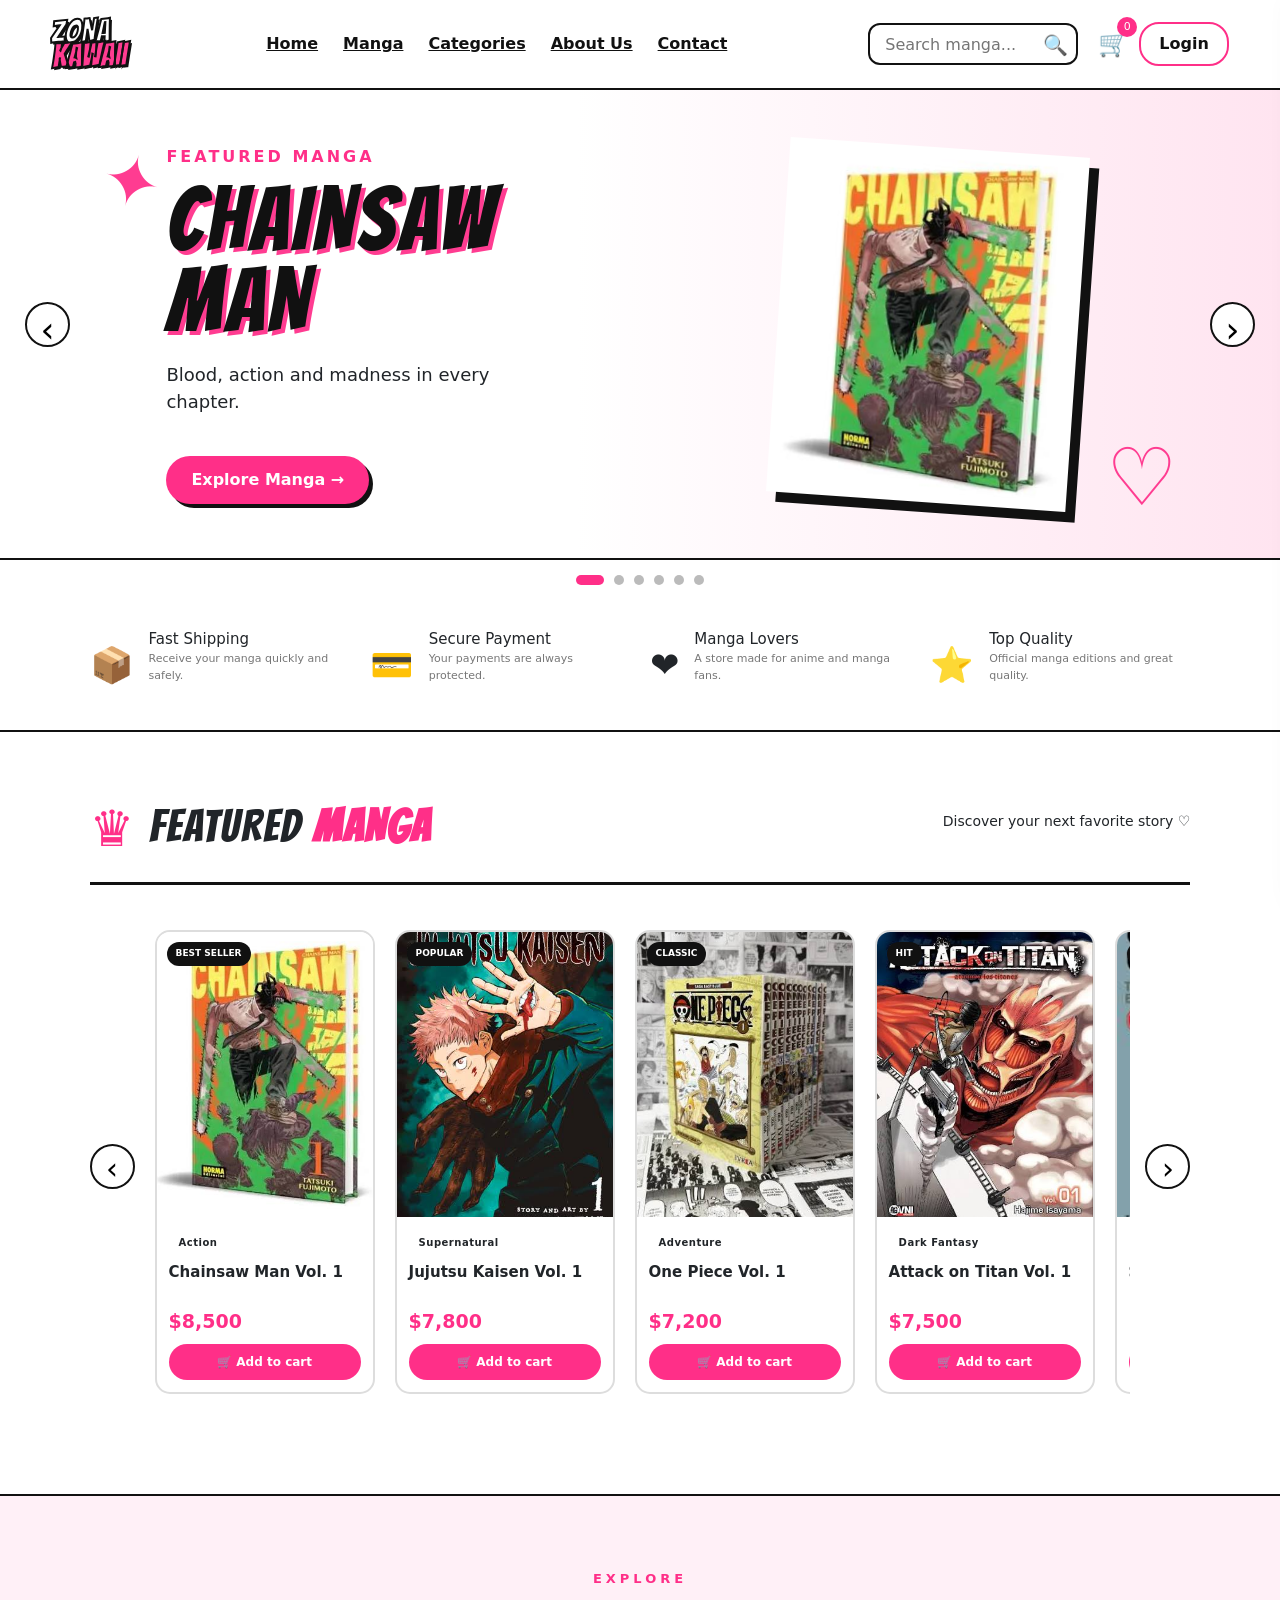
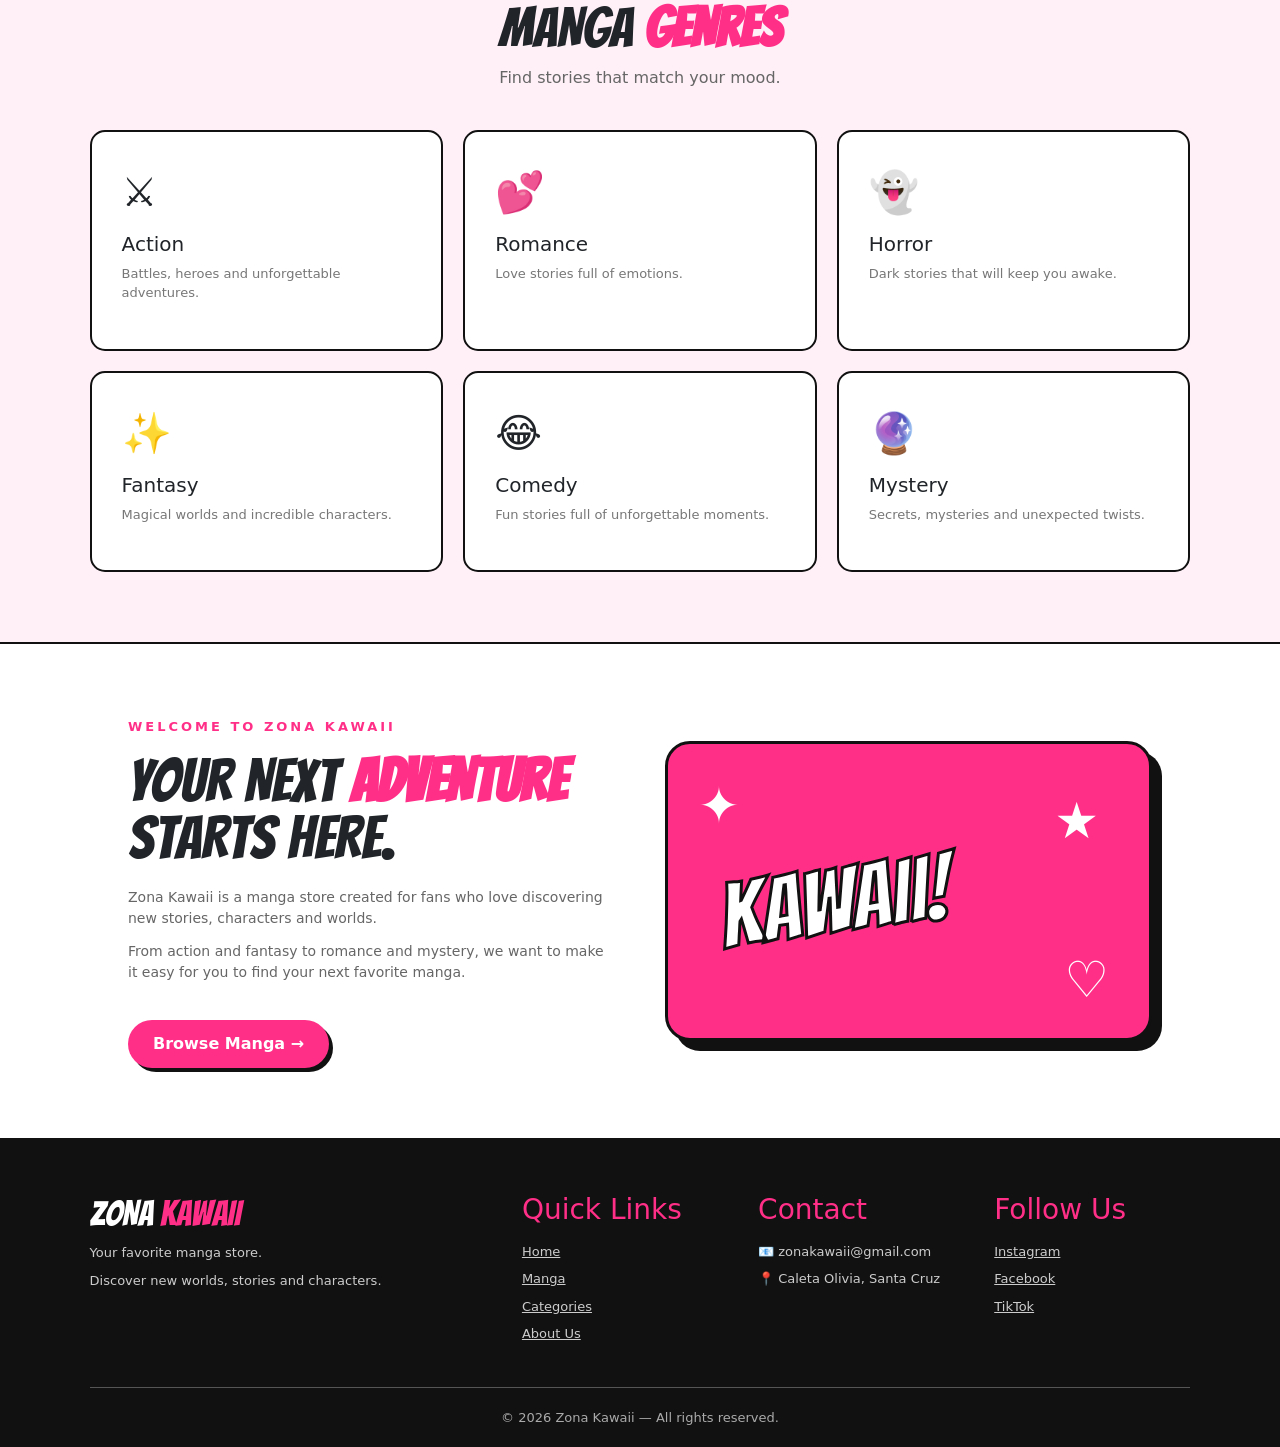
<file: index.html>
<!DOCTYPE html>
    <html lang="en">

    <head>
        <meta charset="UTF-8">
        <meta name="viewport" content="width=device-width, initial-scale=1.0">

        <title>Zona Kawaii | Manga Store</title>

        <link rel="icon" href="img/Logo zk.jpg">

        <link rel="stylesheet" href="style.css">

        <link
            href="https://cdn.jsdelivr.net/npm/bootstrap@5.3.8/dist/css/bootstrap.min.css"
            rel="stylesheet">

        <link
            rel="preconnect"
            href="https://fonts.googleapis.com">

        <link
            rel="preconnect"
            href="https://fonts.gstatic.com"
            crossorigin>

        <link
            href="https://fonts.googleapis.com/css2?family=Bangers&family=Poppins:wght@300;400;500;600;700&display=swap"
            rel="stylesheet">
    </head>

    <body>

        <!-- ================= HEADER ================= -->

        <header class="header">

            <div class="logo">
                <span>ZONA</span>
                <strong>KAWAII</strong>
            </div>

            <nav>
                <a href="#inicio">Home</a>
                <a href="#productos">Manga</a>
                <a href="#categorias">Categories</a>
                <a href="#nosotros">About Us</a>
                <a href="#contacto">Contact</a>
            </nav>

            <div class="acciones">

                <div class="buscador-contenedor">

                    <input
                        type="text"
                        id="buscador"
                        placeholder="Search manga..."
                    >

                    <button
                        class="btn-buscar"
                        id="btnBuscar">
                        🔍
                    </button>

                </div>

                <button
                    class="btn-carrito"
                    id="abrirCarrito">

                    🛒

                    <span id="contadorCarrito">0</span>

                </button>

                <button
                    class="btn-login"
                    onclick="window.location.href='iniciosesion.html'">

                    Login

                </button>

            </div>

        </header>


        <!-- ================= INICIO ================= -->

        <main>

            <section id="inicio" class="hero">

                <button
                    class="flecha izquierda"
                    id="anterior">

                    ‹

                </button>


                <div class="hero-contenido">

                    <p class="pequeno" id="categoriaHero">
                        FEATURED MANGA
                    </p>

                    <h1 id="tituloManga">
                        CHAINSAW MAN
                    </h1>

                    <p id="descripcionManga">
                        Blood, action and madness in every chapter.
                    </p>

                    <button
                        class="btn-rosa"
                        id="btnHero">

                        Explore Manga →

                    </button>

                </div>


                <div class="hero-imagen">

                    <img
                        id="imagenHero"
                        src="img/Chainsawman.jpg"
                        alt="Featured manga">

                </div>


                <button
                    class="flecha derecha"
                    id="siguiente">

                    ›

                </button>

            </section>


            <!-- ================= INDICADORES ================= -->

            <div
                class="indicadores"
                id="indicadores">

                <span class="activo"></span>
                <span></span>
                <span></span>
                <span></span>
                <span></span>
                <span></span>

            </div>


            <!-- ================= BENEFICIOS ================= -->

            <section class="beneficios">

                <div class="beneficio">

                    <span>📦</span>

                    <div>
                        <h3>Fast Shipping</h3>
                        <p>Receive your manga quickly and safely.</p>
                    </div>

                </div>


                <div class="beneficio">

                    <span>💳</span>

                    <div>
                        <h3>Secure Payment</h3>
                        <p>Your payments are always protected.</p>
                    </div>

                </div>


                <div class="beneficio">

                    <span>❤️</span>

                    <div>
                        <h3>Manga Lovers</h3>
                        <p>A store made for anime and manga fans.</p>
                    </div>

                </div>


                <div class="beneficio">

                    <span>⭐</span>

                    <div>
                        <h3>Top Quality</h3>
                        <p>Official manga editions and great quality.</p>
                    </div>

                </div>

            </section>


            <!-- ================= PRODUCTOS ================= -->

            <section
                id="productos"
                class="seccion-productos">

                <div class="titulo-seccion">

                    <div>

                        <span class="corona">♛</span>

                        <h2>
                            FEATURED
                            <strong>MANGA</strong>
                        </h2>

                    </div>

                    <p>
                        Discover your next favorite story ♡
                    </p>

                </div>


                <div class="productos-contenedor">

                    <button
                        class="producto-flecha"
                        id="productosAnterior">

                        ‹

                    </button>


                    <div
                        class="productos"
                        id="listaProductos">


                        <!-- MANGA 1 -->

                        <article class="producto">

                            <div class="etiqueta">
                                BEST SELLER
                            </div>

                            <img
                                src="img/Chainsawman.jpg"
                                alt="Chainsaw Man">

                            <div class="producto-info">

                                <span class="genero">
                                    Action
                                </span>

                                <h3>
                                    Chainsaw Man Vol. 1
                                </h3>

                                <p class="precio">
                                    $8,500
                                </p>

                                <button
                                    class="btn-agregar"
                                    data-id="1"
                                    data-nombre="Chainsaw Man Vol. 1"
                                    data-precio="8500"
                                    data-imagen="img/Chainsawman.jpg">

                                    🛒 Add to cart

                                </button>

                            </div>

                        </article>


                        <!-- MANGA 2 -->

                        <article class="producto">

                            <div class="etiqueta">
                                POPULAR
                            </div>

                            <img
                                src="img/jjk.jpg"
                                alt="Jujutsu Kaisen">

                            <div class="producto-info">

                                <span class="genero">
                                    Supernatural
                                </span>

                                <h3>
                                    Jujutsu Kaisen Vol. 1
                                </h3>

                                <p class="precio">
                                    $7,800
                                </p>

                                <button
                                    class="btn-agregar"
                                    data-id="2"
                                    data-nombre="Jujutsu Kaisen Vol. 1"
                                    data-precio="7800"
                                    data-imagen="img/jjk.jpg">

                                    🛒 Add to cart

                                </button>

                            </div>

                        </article>


                        <!-- MANGA 3 -->

                        <article class="producto">

                            <div class="etiqueta">
                                CLASSIC
                            </div>

                            <img
                                src="img/onepiece.jpeg"
                                alt="One Piece">

                            <div class="producto-info">

                                <span class="genero">
                                    Adventure
                                </span>

                                <h3>
                                    One Piece Vol. 1
                                </h3>

                                <p class="precio">
                                    $7,200
                                </p>

                                <button
                                    class="btn-agregar"
                                    data-id="3"
                                    data-nombre="One Piece Vol. 1"
                                    data-precio="7200"
                                    data-imagen="img/onepiece.jpeg">

                                    🛒 Add to cart

                                </button>

                            </div>

                        </article>


                        <!-- MANGA 4 -->

                        <article class="producto">

                            <div class="etiqueta">
                                HIT
                            </div>

                            <img
                                src="img/shingeki.jpg"
                                alt="Attack on Titan">

                            <div class="producto-info">

                                <span class="genero">
                                    Dark Fantasy
                                </span>

                                <h3>
                                    Attack on Titan Vol. 1
                                </h3>

                                <p class="precio">
                                    $7,500
                                </p>

                                <button
                                    class="btn-agregar"
                                    data-id="4"
                                    data-nombre="Attack on Titan Vol. 1"
                                    data-precio="7500"
                                    data-imagen="img/shingeki.jpg">

                                    🛒 Add to cart

                                </button>

                            </div>

                        </article>


                        <!-- MANGA 5 -->

                        <article class="producto">

                            <div class="etiqueta">
                                POPULAR
                            </div>

                            <img
                                src="img/spy.jpg"
                                alt="Spy x Family">

                            <div class="producto-info">

                                <span class="genero">
                                    Comedy
                                </span>

                                <h3>
                                    Spy x Family Vol. 1
                                </h3>

                                <p class="precio">
                                    $7,300
                                </p>

                                <button
                                    class="btn-agregar"
                                    data-id="5"
                                    data-nombre="Spy x Family Vol. 1"
                                    data-precio="7300"
                                    data-imagen="img/spy.jpg">

                                    🛒 Add to cart

                                </button>

                            </div>

                        </article>


                        <!-- MANGA 6 -->

                        <article class="producto">

                            <div class="etiqueta">
                                BEST SELLER
                            </div>

                            <img
                                src="img/demonslayer.jpeg"
                                alt="Demon Slayer">

                            <div class="producto-info">

                                <span class="genero">
                                    Fantasy
                                </span>

                                <h3>
                                    Demon Slayer Vol. 1
                                </h3>

                                <p class="precio">
                                    $7,400
                                </p>

                                <button
                                    class="btn-agregar"
                                    data-id="6"
                                    data-nombre="Demon Slayer Vol. 1"
                                    data-precio="7400"
                                    data-imagen="img/demonslayer.jpeg">

                                    🛒 Add to cart

                                </button>

                            </div>

                        </article>


                        <!-- MANGA 7 -->

                        <article class="producto">

                            <div class="etiqueta">
                                NEW
                            </div>

                            <img
                                src="img/solo leveling.jpg"
                                alt="Solo Leveling">

                            <div class="producto-info">

                                <span class="genero">
                                    Action
                                </span>

                                <h3>
                                    Solo Leveling Vol. 1
                                </h3>

                                <p class="precio">
                                    $8,200
                                </p>

                                <button
                                    class="btn-agregar"
                                    data-id="7"
                                    data-nombre="Solo Leveling Vol. 1"
                                    data-precio="8200"
                                    data-imagen="img/solo leveling.jpg">

                                    🛒 Add to cart

                                </button>

                            </div>

                        </article>


                        <!-- MANGA 8 -->

                        <article class="producto">

                            <div class="etiqueta">
                                POPULAR
                            </div>

                            <img
                                src="img/bleach.jpeg"
                                alt="Bleach">

                            <div class="producto-info">

                                <span class="genero">
                                    Action
                                </span>

                                <h3>
                                    Bleach Vol. 1
                                </h3>

                                <p class="precio">
                                    $7,600
                                </p>

                                <button
                                    class="btn-agregar"
                                    data-id="8"
                                    data-nombre="Bleach Vol. 1"
                                    data-precio="7600"
                                    data-imagen="img/bleach.jpg">

                                    🛒 Add to cart

                                </button>

                            </div>

                        </article>


                        <!-- MANGA 9 -->

                        <article class="producto">

                            <div class="etiqueta">
                                CLASSIC
                            </div>

                            <img
                                src="img/naturo.jpg"
                                alt="Naruto">

                            <div class="producto-info">

                                <span class="genero">
                                    Ninja
                                </span>

                                <h3>
                                    Naruto Vol. 1
                                </h3>

                                <p class="precio">
                                    $7,500
                                </p>

                                <button
                                    class="btn-agregar"
                                    data-id="9"
                                    data-nombre="Naruto Vol. 1"
                                    data-precio="7500"
                                    data-imagen="img/naruto.jpg">

                                    🛒 Add to cart

                                </button>

                            </div>

                        </article>


                        <!-- MANGA 10 -->

                        <article class="producto">

                            <div class="etiqueta">
                                NEW
                            </div>

                            <img
                                src="img/mha.jpg"
                                alt="My Hero Academia">

                            <div class="producto-info">

                                <span class="genero">
                                    Superhero
                                </span>

                                <h3>
                                    My Hero Academia Vol. 1
                                </h3>

                                <p class="precio">
                                    $7,700
                                </p>

                                <button
                                    class="btn-agregar"
                                    data-id="10"
                                    data-nombre="My Hero Academia Vol. 1"
                                    data-precio="7700"
                                    data-imagen="img/myhero.jpg">

                                    🛒 Add to cart

                                </button>

                            </div>

                        </article>


                        <!-- MANGA 11 -->

                        <article class="producto">

                            <div class="etiqueta">
                                ROMANCE
                            </div>

                            <img
                                src="img/kaguya sama.jpg"
                                alt="Kaguya-sama">

                            <div class="producto-info">

                                <span class="genero">
                                    Romance
                                </span>

                                <h3>
                                    Kaguya-sama Vol. 1
                                </h3>

                                <p class="precio">
                                    $7,100
                                </p>

                                <button
                                    class="btn-agregar"
                                    data-id="11"
                                    data-nombre="Kaguya-sama Vol. 1"
                                    data-precio="7100"
                                    data-imagen="img/kaguyasama.jpg">

                                    🛒 Add to cart

                                </button>

                            </div>

                        </article>


                        <!-- MANGA 12 -->

                        <article class="producto">

                            <div class="etiqueta">
                                CLASSIC
                            </div>

                            <img
                                src="img/dath note.jpg"
                                alt="Death Note">

                            <div class="producto-info">

                                <span class="genero">
                                    Mystery
                                </span>

                                <h3>
                                    Death Note Vol. 1
                                </h3>

                                <p class="precio">
                                    $7,900
                                </p>

                                <button
                                    class="btn-agregar"
                                    data-id="12"
                                    data-nombre="Death Note Vol. 1"
                                    data-precio="7900"
                                    data-imagen="img/deathnote.jpg">

                                    🛒 Add to cart

                                </button>

                            </div>

                        </article>

                    </div>


                    <button
                        class="producto-flecha"
                        id="productosSiguiente">

                        ›

                    </button>

                </div>

            </section>


            <!-- ================= CATEGORIAS ================= -->

            <section
                id="categorias"
                class="categorias">

                <div class="titulo-centro">

                    <span>EXPLORE</span>

                    <h2>
                        MANGA <strong>GENRES</strong>
                    </h2>

                    <p>
                        Find stories that match your mood.
                    </p>

                </div>


                <div class="categorias-grid">

                    <div class="categoria">

                        <span>⚔️</span>

                        <h3>Action</h3>

                        <p>
                            Battles, heroes and unforgettable adventures.
                        </p>

                    </div>


                    <div class="categoria">

                        <span>💕</span>

                        <h3>Romance</h3>

                        <p>
                            Love stories full of emotions.
                        </p>

                    </div>


                    <div class="categoria">

                        <span>👻</span>

                        <h3>Horror</h3>

                        <p>
                            Dark stories that will keep you awake.
                        </p>

                    </div>


                    <div class="categoria">

                        <span>✨</span>

                        <h3>Fantasy</h3>

                        <p>
                            Magical worlds and incredible characters.
                        </p>

                    </div>


                    <div class="categoria">

                        <span>😂</span>

                        <h3>Comedy</h3>

                        <p>
                            Fun stories full of unforgettable moments.
                        </p>

                    </div>


                    <div class="categoria">

                        <span>🔮</span>

                        <h3>Mystery</h3>

                        <p>
                            Secrets, mysteries and unexpected twists.
                        </p>

                    </div>

                </div>

            </section>


            <!-- ================= NOSOTROS ================= -->

            <section
                id="nosotros"
                class="nosotros">

                <div class="nosotros-texto">

                    <span class="subtitulo">
                        WELCOME TO ZONA KAWAII
                    </span>

                    <h2>
                        YOUR NEXT
                        <strong>ADVENTURE</strong>
                        STARTS HERE.
                    </h2>

                    <p>
                        Zona Kawaii is a manga store created for fans
                        who love discovering new stories, characters
                        and worlds.
                    </p>

                    <p>
                        From action and fantasy to romance and mystery,
                        we want to make it easy for you to find your
                        next favorite manga.
                    </p>

                    <button
                        class="btn-rosa"
                        onclick="document.getElementById('productos').scrollIntoView()">

                        Browse Manga →

                    </button>

                </div>


                <div class="nosotros-decoracion">

                    <div class="burbuja burbuja1">
                        ✦
                    </div>

                    <div class="burbuja burbuja2">
                        ♡
                    </div>

                    <div class="burbuja burbuja3">
                        ★
                    </div>

                    <div class="texto-kawaii">
                        KAWAII!
                    </div>

                </div>

            </section>

        </main>


        <!-- ================= CARRITO ================= -->

        <aside
            class="carrito"
            id="carrito">

            <div class="carrito-header">

                <h2>
                    🛒 Your Cart

                    <span id="cantidadCarrito">
                        0
                    </span>

                </h2>

                <button id="cerrarCarrito">
                    ×
                </button>

            </div>


            <div
                class="lista-carrito"
                id="listaCarrito">

                <p class="carrito-vacio">
                    Your cart is empty ♡
                </p>

            </div>


            <div class="carrito-footer">

                <div class="total">

                    <span>
                        Total:
                    </span>

                    <strong id="totalCarrito">
                        $0
                    </strong>

                </div>


                <button class="btn-pagar">
                    Checkout
                </button>

            </div>

        </aside>


        <!-- ================= FONDO CARRITO ================= -->

        <div
            class="fondo-carrito"
            id="fondoCarrito">
        </div>


        <!-- ================= FOOTER ================= -->

        <footer id="contacto">

            <div class="footer-contenido">

                <div>

                    <h2>
                        ZONA <span>KAWAII</span>
                    </h2>

                    <p>
                        Your favorite manga store.
                    </p>

                    <p>
                        Discover new worlds, stories and characters.
                    </p>

                </div>


                <div>

                    <h3>
                        Quick Links
                    </h3>

                    <a href="#inicio">
                        Home
                    </a>

                    <a href="#productos">
                        Manga
                    </a>

                    <a href="#categorias">
                        Categories
                    </a>

                    <a href="#nosotros">
                        About Us
                    </a>

                </div>


                <div>

                    <h3>
                        Contact
                    </h3>

                    <p>
                        📧 zonakawaii@gmail.com
                    </p>

                    <p>
                        📍 Caleta Olivia, Santa Cruz
                    </p>

                </div>


                <div>

                    <h3>
                        Follow Us
                    </h3>

                    <div class="redes">

                        <a href="#">
                            Instagram
                        </a>

                        <a href="#">
                            Facebook
                        </a>

                        <a href="#">
                            TikTok
                        </a>

                    </div>

                </div>

            </div>


            <div class="copyright">

                © 2026 Zona Kawaii — All rights reserved.

            </div>

        </footer>


        <script src="js/carrito.js"></script>

    </body>

    </html>
</file>
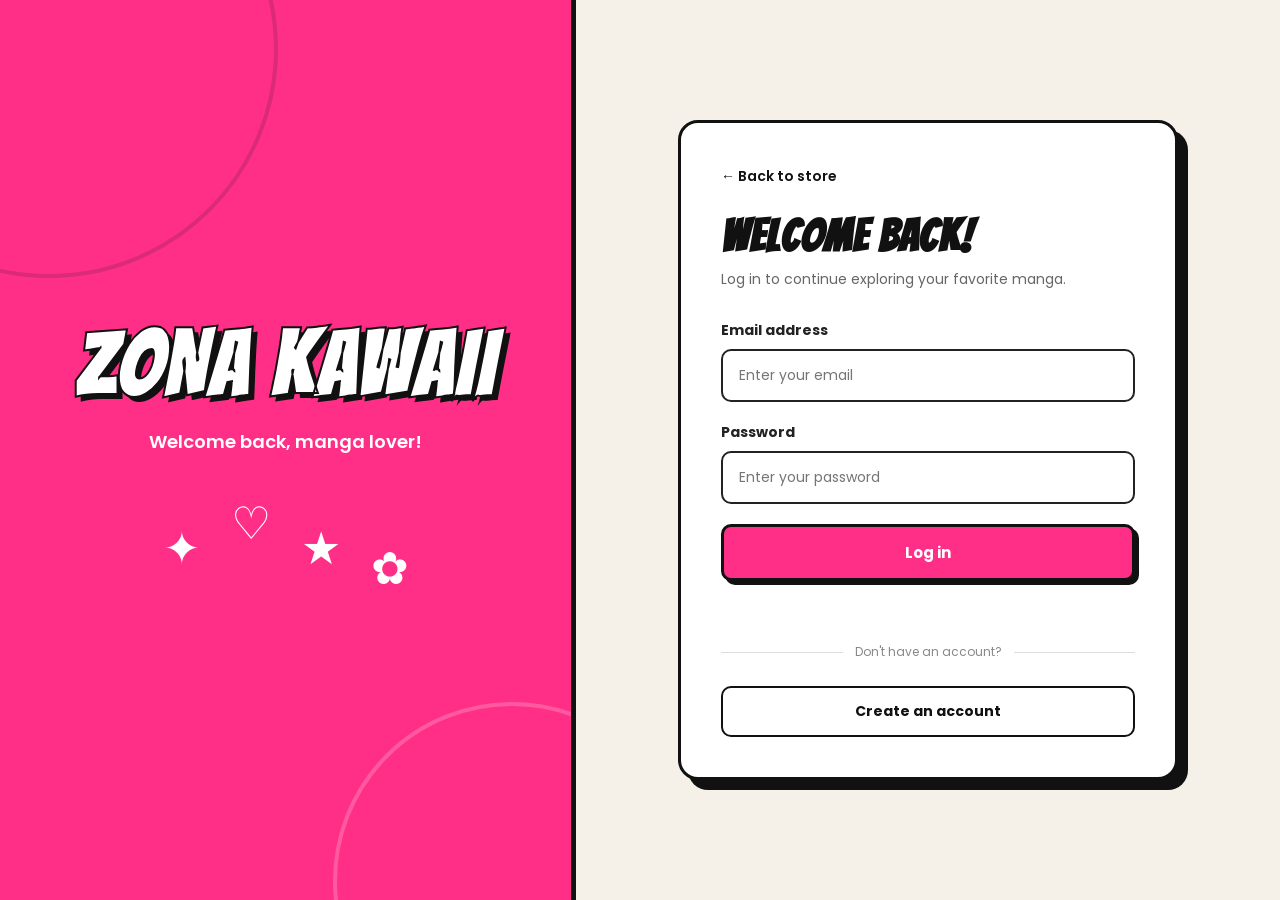
<file: iniciosesion.html>
<!DOCTYPE html>
<html lang="en">
<head>
    <meta charset="UTF-8">
    <meta name="viewport" content="width=device-width, initial-scale=1.0">

    <title>Zona Kawaii | Login</title>

    <link rel="stylesheet" href="auth.css">

    <link rel="preconnect" href="https://fonts.googleapis.com">
    <link rel="preconnect" href="https://fonts.gstatic.com" crossorigin>

    <link href="https://fonts.googleapis.com/css2?family=Bangers&family=Poppins:wght@400;500;600;700&display=swap" rel="stylesheet">
</head>

<body>

    <main class="pagina-autenticacion">

        <section class="panel-marca">
            <div class="marca-contenido">

                <h1>ZONA KAWAII</h1>

                <p>
                    Welcome back, manga lover!
                </p>

                <div class="decoracion-manga">
                    <span>✦</span>
                    <span>♡</span>
                    <span>★</span>
                    <span>✿</span>
                </div>

            </div>
        </section>


        <section class="contenedor-formulario">

            <div class="tarjeta-autenticacion">

                <a href="index.html" class="volver-tienda">
                    ← Back to store
                </a>


                <div class="encabezado-formulario">

                    <h2>Welcome back!</h2>

                    <p>
                        Log in to continue exploring your favorite manga.
                    </p>

                </div>


                <form id="formLogin">

                    <div class="grupo-formulario">

                        <label for="emailLogin">
                            Email address
                        </label>

                        <input
                            type="email"
                            id="emailLogin"
                            placeholder="Enter your email"
                            autocomplete="email"
                            required>

                    </div>


                    <div class="grupo-formulario">

                        <label for="passwordLogin">
                            Password
                        </label>

                        <input
                            type="password"
                            id="passwordLogin"
                            placeholder="Enter your password"
                            autocomplete="current-password"
                            required>

                    </div>


                    <button
                        type="submit"
                        class="boton-autenticacion">

                        Log in

                    </button>


                    <p id="mensajeLogin" class="mensaje-formulario"></p>

                </form>


                <div class="separador">
                    <span>Don't have an account?</span>
                </div>


                <a href="registro.html" class="boton-secundario">
                    Create an account
                </a>

            </div>

        </section>

    </main>


    <script src="js/auth.js"></script>

</body>
</html>
</file>
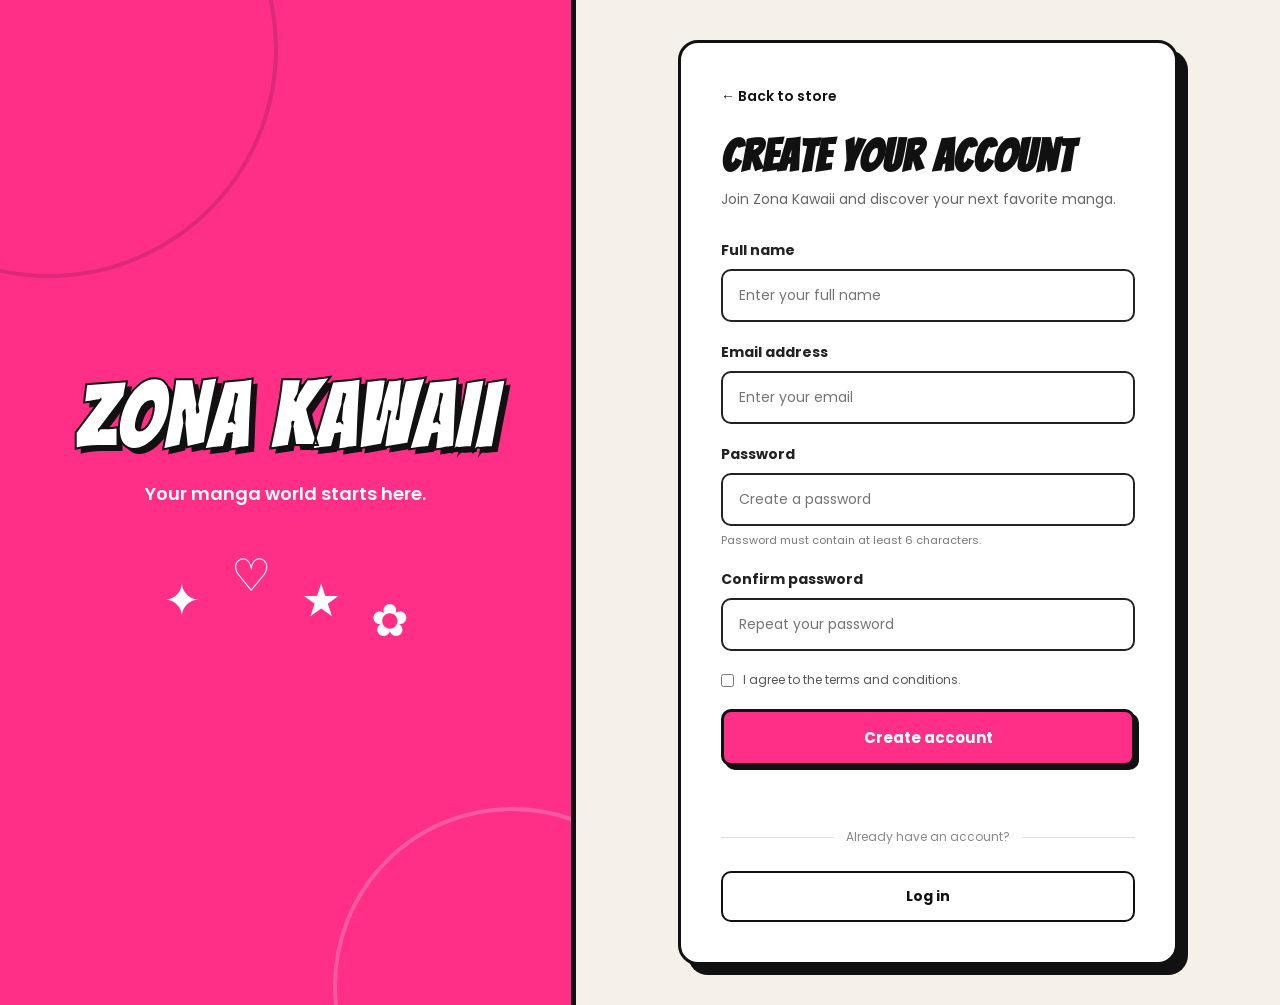
<file: registro.html>
<!DOCTYPE html>
<html lang="en">
<head>
    <meta charset="UTF-8">
    <meta name="viewport" content="width=device-width, initial-scale=1.0">

    <title>Zona Kawaii | Create Account</title>

    <link rel="stylesheet" href="auth.css">

    <link rel="preconnect" href="https://fonts.googleapis.com">
    <link rel="preconnect" href="https://fonts.gstatic.com" crossorigin>

    <link href="https://fonts.googleapis.com/css2?family=Bangers&family=Poppins:wght@400;500;600;700&display=swap" rel="stylesheet">
</head>

<body>

    <main class="pagina-autenticacion">

        <section class="panel-marca">
            <div class="marca-contenido">
                <h1>ZONA KAWAII</h1>

                <p>
                    Your manga world starts here.
                </p>

                <div class="decoracion-manga">
                    <span>✦</span>
                    <span>♡</span>
                    <span>★</span>
                    <span>✿</span>
                </div>
            </div>
        </section>


        <section class="contenedor-formulario">

            <div class="tarjeta-autenticacion">

                <a href="index.html" class="volver-tienda">
                    ← Back to store
                </a>

                <div class="encabezado-formulario">
                    <h2>Create your account</h2>

                    <p>
                        Join Zona Kawaii and discover your next favorite manga.
                    </p>
                </div>


                <form id="formRegistro">

                    <div class="grupo-formulario">
                        <label for="nombreRegistro">Full name</label>

                        <input
                            type="text"
                            id="nombreRegistro"
                            placeholder="Enter your full name"
                            autocomplete="name"
                            required>
                    </div>


                    <div class="grupo-formulario">
                        <label for="emailRegistro">Email address</label>

                        <input
                            type="email"
                            id="emailRegistro"
                            placeholder="Enter your email"
                            autocomplete="email"
                            required>
                    </div>


                    <div class="grupo-formulario">
                        <label for="passwordRegistro">Password</label>

                        <input
                            type="password"
                            id="passwordRegistro"
                            placeholder="Create a password"
                            autocomplete="new-password"
                            minlength="6"
                            required>

                        <small>
                            Password must contain at least 6 characters.
                        </small>
                    </div>


                    <div class="grupo-formulario">
                        <label for="confirmarPassword">Confirm password</label>

                        <input
                            type="password"
                            id="confirmarPassword"
                            placeholder="Repeat your password"
                            autocomplete="new-password"
                            required>
                    </div>


                    <div class="grupo-terminos">

                        <label class="checkbox-contenedor">

                            <input
                                type="checkbox"
                                id="terminos"
                                required>

                            <span>
                                I agree to the terms and conditions.
                            </span>

                        </label>

                    </div>


                    <button type="submit" class="boton-autenticacion">
                        Create account
                    </button>


                    <p id="mensajeRegistro" class="mensaje-formulario"></p>

                </form>


                <div class="separador">
                    <span>Already have an account?</span>
                </div>


                <a href="iniciosesion.html" class="boton-secundario">
                    Log in
                </a>

            </div>

        </section>

    </main>


    <script src="js/auth.js"></script>

</body>
</html>
</file>
<file: style.css>
/* =========================
   GENERAL
========================= */

* {
    margin: 0;
    padding: 0;
    box-sizing: border-box;
}

html {
    scroll-behavior: smooth;
}

body {
    font-family: "Poppins", sans-serif;
    background: #fff;
    color: #111;
}

button {
    font-family: inherit;
}

a {
    text-decoration: none;
}


/* =========================
   HEADER
========================= */

.header {
    height: 90px;
    background: #fff;
    border-bottom: 2px solid #111;

    display: flex;
    align-items: center;
    justify-content: space-between;

    padding: 0 4%;

    position: sticky;
    top: 0;

    z-index: 1000;
}


/* LOGO */

.logo {
    font-family: "Bangers", cursive;
    font-size: 32px;
    line-height: 25px;

    transform: rotate(-2deg);

    text-shadow: 2px 2px 0 #111;
}

.logo span {
    display: block;

    color: white;

    -webkit-text-stroke: 2px #111;
}

.logo strong {
    color: #ff3c91;

    -webkit-text-stroke: 2px #111;
}


/* NAVEGACION */

.header nav {
    display: flex;
    gap: 25px;
}

.header nav a {
    color: #111;

    font-weight: 600;

    position: relative;

    transition: .3s;
}

.header nav a:hover {
    color: #ff2f88;
}

.header nav a::after {
    content: "";

    position: absolute;

    left: 0;
    bottom: -8px;

    width: 0;
    height: 3px;

    background: #ff2f88;

    transition: .3s;
}

.header nav a:hover::after {
    width: 100%;
}


/* ACCIONES */

.acciones {
    display: flex;
    align-items: center;

    gap: 10px;
}

.buscador-contenedor {
    position: relative;
}

#buscador {
    width: 210px;
    height: 42px;

    border: 2px solid #111;
    border-radius: 12px;

    padding: 0 45px 0 15px;

    outline: none;
}

#buscador:focus {
    border-color: #ff2f88;
}

.btn-buscar {
    position: absolute;

    right: 10px;
    top: 7px;

    border: none;
    background: transparent;

    font-size: 20px;

    cursor: pointer;
}


/* CARRITO */

.btn-carrito {
    position: relative;

    background: #fff;
    border: none;

    font-size: 25px;

    cursor: pointer;

    margin-left: 10px;
}

#contadorCarrito {
    position: absolute;

    top: -8px;
    right: -8px;

    background: #ff2f88;
    color: white;

    width: 20px;
    height: 20px;

    border-radius: 50%;

    font-size: 11px;

    display: flex;
    align-items: center;
    justify-content: center;
}


/* LOGIN */

.btn-login {
    background: #fff;

    border: 2px solid #ff2f88;

    color: #111;

    border-radius: 20px;

    padding: 8px 18px;

    font-weight: 600;

    cursor: pointer;

    transition: .3s;
}

.btn-login:hover {
    background: #ff2f88;
    color: white;
}


/* =========================
   HERO
========================= */

.hero {
    min-height: 470px;

    background:
        linear-gradient(
            90deg,
            #fff 0%,
            #fff 45%,
            #ffe4f0 100%
        );

    display: flex;
    align-items: center;
    justify-content: center;

    position: relative;

    overflow: hidden;

    border-bottom: 2px solid #111;
}


/* DECORACION */

.hero::before {
    content: "✦";

    position: absolute;

    top: 40px;
    left: 8%;

    font-size: 70px;

    color: #ff3c91;

    transform: rotate(15deg);
}

.hero::after {
    content: "♡";

    position: absolute;

    bottom: 20px;
    right: 8%;

    font-size: 80px;

    color: #ff3c91;
}


/* CONTENIDO */

.hero-contenido {
    width: 45%;

    padding-left: 8%;

    z-index: 2;
}

.pequeno {
    font-weight: 700;

    color: #ff2f88;

    letter-spacing: 3px;

    margin-bottom: 10px;
}

.hero h1 {
    font-family: "Bangers", cursive;

    font-size: 90px;

    line-height: .9;

    letter-spacing: 3px;

    color: #111;

    text-shadow: 4px 4px 0 #ff3c91;
}

.hero-contenido > p:not(.pequeno) {
    font-size: 18px;

    margin-top: 20px;

    max-width: 400px;
}


/* BOTON */

.btn-rosa {
    margin-top: 25px;

    background: #ff2f88;

    color: white;

    border: none;

    padding: 12px 25px;

    border-radius: 25px;

    font-weight: 700;

    cursor: pointer;

    box-shadow: 4px 4px 0 #111;

    transition: .2s;
}

.btn-rosa:hover {
    transform: translate(3px, 3px);

    box-shadow: 1px 1px 0 #111;
}


/* IMAGEN */

.hero-imagen {
    width: 45%;
    height: 420px;

    display: flex;

    justify-content: center;
    align-items: center;
}

.hero-imagen img {
    max-width: 300px;
    max-height: 400px;

    object-fit: contain;

    filter: drop-shadow(10px 10px 0 #111);

    transform: rotate(4deg);

    transition: .4s;
}

.hero-imagen img:hover {
    transform: rotate(0deg) scale(1.05);
}


/* FLECHAS */

.flecha {
    position: absolute;

    width: 45px;
    height: 45px;

    border-radius: 50%;

    border: 2px solid #111;

    background: #fff;

    font-size: 35px;

    cursor: pointer;

    z-index: 5;

    transition: .3s;
}

.flecha:hover {
    background: #ff2f88;

    color: white;
}

.flecha.izquierda {
    left: 25px;
}

.flecha.derecha {
    right: 25px;
}


/* =========================
   INDICADORES
========================= */

.indicadores {
    display: flex;

    justify-content: center;

    gap: 10px;

    padding: 15px;
}

.indicadores span {
    width: 10px;
    height: 10px;

    background: #bbb;

    border-radius: 50%;

    cursor: pointer;

    transition: .3s;
}

.indicadores span.activo {
    width: 28px;

    border-radius: 10px;

    background: #ff2f88;
}


/* =========================
   BENEFICIOS
========================= */

.beneficios {
    display: grid;

    grid-template-columns: repeat(4, 1fr);

    gap: 20px;

    padding: 30px 7%;

    border-bottom: 2px solid #111;

    background: #fff;
}

.beneficio {
    display: flex;

    gap: 15px;

    align-items: center;
}

.beneficio > span {
    font-size: 35px;
}

.beneficio h3 {
    font-size: 15px;

    margin-bottom: 3px;
}

.beneficio p {
    font-size: 11px;

    color: #777;
}


/* =========================
   PRODUCTOS
========================= */

.seccion-productos {
    padding: 60px 7% 80px;

    background: #fff;
}


/* TITULO */

.titulo-seccion {
    display: flex;

    align-items: center;

    justify-content: space-between;

    border-bottom: 3px solid #111;

    padding-bottom: 15px;

    margin-bottom: 35px;
}

.titulo-seccion > div {
    display: flex;

    align-items: center;

    gap: 15px;
}

.corona {
    font-size: 50px;

    color: #ff2f88;
}

.titulo-seccion h2 {
    font-family: "Bangers", cursive;

    font-size: 45px;

    letter-spacing: 2px;
}

.titulo-seccion h2 strong {
    color: #ff2f88;
}

.titulo-seccion p {
    font-size: 14px;
}


/* CONTENEDOR */

.productos-contenedor {
    display: flex;

    align-items: center;

    gap: 15px;
}

.productos {
    display: flex;

    gap: 20px;

    overflow-x: auto;

    scroll-behavior: smooth;

    width: 100%;

    padding: 10px 5px 20px;

    scrollbar-width: none;
}

.productos::-webkit-scrollbar {
    display: none;
}


/* TARJETAS */

.producto {
    min-width: 220px;
    max-width: 220px;

    background: white;

    border: 2px solid #ddd;

    border-radius: 15px;

    overflow: hidden;

    position: relative;

    transition: .3s;

    box-shadow: 3px 3px 0 transparent;
}

.producto:hover {
    transform: translateY(-8px);

    border-color: #111;

    box-shadow: 5px 5px 0 #ff2f88;
}

.producto img {
    width: 100%;

    height: 285px;

    object-fit: cover;

    background: #eee;
}

.producto-info {
    padding: 12px;
}

.producto h3 {
    font-size: 15px;

    margin: 8px 0;

    font-weight: 700;

    min-height: 36px;
}


/* =========================
   GENEROS
========================= */

.genero {
    display: inline-block;

    padding: 5px 10px;

    border-radius: 20px;

    font-size: 10px;

    font-weight: 700;

    letter-spacing: .5px;
}


/* SHONEN */

.genero.shonen {
    background: #ffe0e0;

    color: #d62828;

    border: 1px solid #d62828;
}


/* SHOJO */

.genero.shojo {
    background: #ffe1f0;

    color: #d63384;

    border: 1px solid #d63384;
}


/* SEINEN */

.genero.seinen {
    background: #e4e4e4;

    color: #222;

    border: 1px solid #222;
}


/* ISEKAI */

.genero.isekai {
    background: #e4ddff;

    color: #6941c6;

    border: 1px solid #6941c6;
}


/* ROMCOM */

.genero.romcom {
    background: #ffe9b8;

    color: #c77700;

    border: 1px solid #c77700;
}


/* SPORTS */

.genero.sports {
    background: #d9f4ff;

    color: #0077a8;

    border: 1px solid #0077a8;
}


/* PRECIO */

.precio {
    color: #ff2f88;

    font-size: 19px;

    font-weight: 700;

    margin: 8px 0;
}


/* ETIQUETA */

.etiqueta {
    position: absolute;

    top: 10px;
    left: 10px;

    z-index: 2;

    background: #111;

    color: white;

    font-size: 9px;

    padding: 5px 9px;

    border-radius: 15px;

    font-weight: 700;
}


/* BOTON */

.btn-agregar {
    width: 100%;

    border: none;

    background: #ff2f88;

    color: white;

    border-radius: 20px;

    padding: 9px;

    font-size: 12px;

    font-weight: 600;

    cursor: pointer;

    transition: .3s;
}

.btn-agregar:hover {
    background: #111;
}


/* FLECHAS PRODUCTOS */

.producto-flecha {
    min-width: 45px;

    height: 45px;

    border-radius: 50%;

    border: 2px solid #111;

    background: white;

    font-size: 30px;

    cursor: pointer;

    transition: .3s;
}

.producto-flecha:hover {
    background: #ff2f88;

    color: white;
}


/* =========================
   CATEGORIAS
========================= */

.categorias {
    padding: 70px 7%;

    background: #fff0f7;

    border-top: 2px solid #111;

    border-bottom: 2px solid #111;
}

.titulo-centro {
    text-align: center;

    margin-bottom: 40px;
}

.titulo-centro > span {
    color: #ff2f88;

    font-weight: 700;

    letter-spacing: 4px;

    font-size: 13px;
}

.titulo-centro h2 {
    font-family: "Bangers", cursive;

    font-size: 55px;

    margin: 5px 0;
}

.titulo-centro h2 strong {
    color: #ff2f88;
}

.titulo-centro p {
    color: #666;
}


/* GRID */

.categorias-grid {
    display: grid;

    grid-template-columns: repeat(3, 1fr);

    gap: 20px;
}

.categoria {
    background: white;

    border: 2px solid #111;

    border-radius: 15px;

    padding: 30px;

    transition: .3s;
}

.categoria:hover {
    transform: rotate(-2deg) translateY(-5px);

    box-shadow: 5px 5px 0 #ff2f88;
}

.categoria span {
    font-size: 40px;
}

.categoria h3 {
    margin-top: 10px;

    font-size: 20px;
}

.categoria p {
    color: #777;

    font-size: 13px;
}


/* =========================
   NOSOTROS
========================= */

.nosotros {
    min-height: 430px;

    padding: 70px 10%;

    display: grid;

    grid-template-columns: 1fr 1fr;

    align-items: center;

    gap: 50px;

    background: #fff;
}

.subtitulo {
    color: #ff2f88;

    font-weight: 700;

    letter-spacing: 3px;

    font-size: 13px;
}

.nosotros h2 {
    font-family: "Bangers", cursive;

    font-size: 60px;

    line-height: .95;

    margin: 15px 0 20px;
}

.nosotros h2 strong {
    color: #ff2f88;
}

.nosotros-texto p {
    color: #666;

    max-width: 550px;

    margin-bottom: 12px;

    font-size: 14px;
}


/* DECORACION */

.nosotros-decoracion {
    min-height: 300px;

    background: #ff2f88;

    border: 3px solid #111;

    border-radius: 25px;

    position: relative;

    overflow: hidden;

    box-shadow: 10px 10px 0 #111;
}

.texto-kawaii {
    font-family: "Bangers", cursive;

    font-size: 90px;

    color: white;

    -webkit-text-stroke: 3px #111;

    transform: rotate(-8deg);

    position: absolute;

    top: 90px;

    left: 50px;
}

.burbuja {
    position: absolute;

    color: white;

    font-size: 50px;
}

.burbuja1 {
    top: 25px;

    left: 30px;
}

.burbuja2 {
    bottom: 20px;

    right: 40px;
}

.burbuja3 {
    top: 40px;

    right: 50px;
}


/* =========================
   CARRITO
========================= */

.carrito {
    position: fixed;

    top: 0;

    right: -430px;

    width: 400px;

    height: 100vh;

    background: white;

    z-index: 2000;

    border-left: 3px solid #111;

    box-shadow: -8px 0 30px rgba(0, 0, 0, .15);

    transition: .4s;

    display: flex;

    flex-direction: column;
}

.carrito.abierto {
    right: 0;
}


/* HEADER CARRITO */

.carrito-header {
    padding: 25px;

    border-bottom: 2px solid #111;

    display: flex;

    justify-content: space-between;

    align-items: center;
}

.carrito-header h2 {
    font-family: "Bangers", cursive;

    font-size: 30px;
}

.carrito-header h2 span {
    font-family: "Poppins", sans-serif;

    font-size: 13px;

    background: #ff2f88;

    color: white;

    padding: 4px 9px;

    border-radius: 50%;
}

.carrito-header button {
    background: none;

    border: none;

    font-size: 35px;

    cursor: pointer;
}


/* LISTA */

.lista-carrito {
    flex: 1;

    padding: 20px;

    overflow-y: auto;
}

.carrito-vacio {
    text-align: center;

    margin-top: 80px;

    color: #777;
}


/* ITEM */

.item-carrito {
    display: flex;

    gap: 12px;

    padding: 12px 0;

    border-bottom: 1px solid #ddd;
}

.item-carrito img {
    width: 65px;

    height: 85px;

    object-fit: cover;

    border-radius: 5px;
}

.item-info {
    flex: 1;
}

.item-info h4 {
    font-size: 14px;

    margin-bottom: 5px;
}

.item-precio {
    color: #ff2f88;

    font-weight: 700;
}


/* CANTIDAD */

.cantidad {
    display: flex;

    align-items: center;

    gap: 8px;

    margin-top: 8px;
}

.cantidad button {
    width: 25px;

    height: 25px;

    border: 1px solid #111;

    background: white;

    border-radius: 5px;

    cursor: pointer;
}

.eliminar {
    border: none !important;

    color: #ff2f88;

    font-size: 20px;
}


/* FOOTER */

.carrito-footer {
    padding: 20px;

    border-top: 2px solid #111;
}

.total {
    display: flex;

    justify-content: space-between;

    font-size: 20px;

    margin-bottom: 15px;
}

.total strong {
    color: #ff2f88;

    font-size: 24px;
}

.btn-pagar {
    width: 100%;

    padding: 13px;

    background: #ff2f88;

    color: white;

    border: none;

    border-radius: 25px;

    font-weight: 700;

    cursor: pointer;

    font-size: 16px;
}

.btn-pagar:hover {
    background: #111;
}


/* FONDO */

.fondo-carrito {
    position: fixed;

    inset: 0;

    background: rgba(0, 0, 0, .45);

    z-index: 1500;

    display: none;
}

.fondo-carrito.activo {
    display: block;
}


/* =========================
   FOOTER
========================= */

footer {
    background: #111;

    color: white;

    padding: 55px 7% 20px;
}

.footer-contenido {
    display: grid;

    grid-template-columns: 2fr 1fr 1fr 1fr;

    gap: 40px;
}

.footer-contenido h2 {
    font-family: "Bangers", cursive;

    font-size: 35px;
}

.footer-contenido h2 span {
    color: #ff2f88;
}

.footer-contenido h3 {
    color: #ff2f88;

    margin-bottom: 15px;
}

.footer-contenido p {
    color: #ccc;

    font-size: 13px;

    margin-bottom: 8px;
}

.footer-contenido a {
    color: #ccc;

    display: block;

    margin-bottom: 8px;

    font-size: 13px;
}

.footer-contenido a:hover {
    color: #ff2f88;
}

.redes {
    display: flex;

    flex-direction: column;
}

.copyright {
    text-align: center;

    border-top: 1px solid #555;

    margin-top: 35px;

    padding-top: 20px;

    color: #aaa;

    font-size: 13px;
}


/* =========================
   RESPONSIVE
========================= */

@media (max-width: 1100px) {

    .header nav {
        display: none;
    }

    .beneficios {
        grid-template-columns: repeat(2, 1fr);
    }

    .footer-contenido {
        grid-template-columns: 1fr 1fr;
    }

}


@media (max-width: 800px) {

    .hero {
        flex-direction: column;

        padding: 50px 20px;
    }

    .hero-contenido {
        width: 100%;

        padding: 0;

        text-align: center;
    }

    .hero h1 {
        font-size: 65px;
    }

    .hero-contenido > p:not(.pequeno) {
        margin-left: auto;

        margin-right: auto;
    }

    .hero-imagen {
        width: 100%;

        height: 300px;
    }

    .hero-imagen img {
        max-height: 280px;
    }

    .categorias-grid {
        grid-template-columns: repeat(2, 1fr);
    }

    .nosotros {
        grid-template-columns: 1fr;
    }

}


@media (max-width: 600px) {

    .header {
        height: 75px;

        padding: 0 15px;
    }

    .logo {
        font-size: 25px;
    }

    #buscador {
        display: none;
    }

    .btn-login {
        display: none;
    }

    .hero h1 {
        font-size: 55px;
    }

    .flecha.izquierda {
        left: 10px;
    }

    .flecha.derecha {
        right: 10px;
    }

    .beneficios {
        grid-template-columns: 1fr;
    }

    .titulo-seccion {
        flex-direction: column;

        align-items: flex-start;

        gap: 10px;
    }

    .titulo-seccion h2 {
        font-size: 38px;
    }

    .categorias-grid {
        grid-template-columns: 1fr;
    }

    .nosotros {
        padding: 50px 7%;
    }

    .nosotros h2 {
        font-size: 45px;
    }

    .texto-kawaii {
        font-size: 65px;

        left: 30px;
    }

    .carrito {
        width: 90%;
    }

    .footer-contenido {
        grid-template-columns: 1fr;
    }

}
</file>
<file: auth.css>
/* ================================
   CONFIGURACIÓN GENERAL
================================ */

* {
    margin: 0;
    padding: 0;
    box-sizing: border-box;
}

body {
    font-family: "Poppins", sans-serif;
    background: #f5f0e8;
    color: #222;
}


/* ================================
   PÁGINA DE AUTENTICACIÓN
================================ */

.pagina-autenticacion {
    min-height: 100vh;
    display: grid;
    grid-template-columns: 45% 55%;
}


/* ================================
   PANEL DE MARCA
================================ */

.panel-marca {
    background: #ff2f88;
    border-right: 5px solid #111;

    display: flex;
    justify-content: center;
    align-items: center;

    padding: 40px;
    position: relative;
    overflow: hidden;
}

.panel-marca::before {
    content: "";
    position: absolute;

    width: 450px;
    height: 450px;

    border: 4px solid #111;
    border-radius: 50%;

    top: -180px;
    left: -180px;

    opacity: 0.15;
}

.panel-marca::after {
    content: "";
    position: absolute;

    width: 350px;
    height: 350px;

    border: 4px solid #fff;
    border-radius: 50%;

    bottom: -160px;
    right: -120px;

    opacity: 0.2;
}


.marca-contenido {
    text-align: center;
    position: relative;
    z-index: 2;
}

.marca-contenido h1 {
    font-family: "Bangers", cursive;
    font-size: clamp(55px, 7vw, 100px);
    letter-spacing: 3px;
    color: white;

    -webkit-text-stroke: 2px #111;

    text-shadow:
        5px 5px 0 #111;
}

.marca-contenido p {
    margin-top: 15px;

    font-size: 18px;
    font-weight: 600;

    color: white;
}


/* ================================
   DECORACIÓN
================================ */

.decoracion-manga {
    margin-top: 60px;

    display: flex;
    justify-content: center;
    gap: 30px;

    font-size: 45px;
    color: white;
}

.decoracion-manga span:nth-child(2) {
    transform: translateY(-25px);
}

.decoracion-manga span:nth-child(4) {
    transform: translateY(20px);
}


/* ================================
   CONTENEDOR DEL FORMULARIO
================================ */

.contenedor-formulario {
    display: flex;
    justify-content: center;
    align-items: center;

    padding: 40px;
}


/* ================================
   TARJETA
================================ */

.tarjeta-autenticacion {
    width: 100%;
    max-width: 500px;

    background: white;

    border: 3px solid #111;
    border-radius: 20px;

    padding: 40px;

    box-shadow: 10px 10px 0 #111;
}


/* ================================
   VOLVER
================================ */

.volver-tienda {
    display: inline-block;

    color: #111;
    text-decoration: none;

    font-size: 14px;
    font-weight: 600;

    margin-bottom: 25px;

    transition: 0.2s;
}

.volver-tienda:hover {
    color: #ff2f88;
    transform: translateX(-3px);
}


/* ================================
   ENCABEZADO
================================ */

.encabezado-formulario {
    margin-bottom: 30px;
}

.encabezado-formulario h2 {
    font-family: "Bangers", cursive;

    font-size: 45px;
    letter-spacing: 1px;

    color: #111;
}

.encabezado-formulario p {
    margin-top: 8px;

    font-size: 14px;
    line-height: 1.6;

    color: #666;
}


/* ================================
   CAMPOS
================================ */

.grupo-formulario {
    margin-bottom: 20px;
}

.grupo-formulario label {
    display: block;

    margin-bottom: 8px;

    font-size: 14px;
    font-weight: 700;
}

.grupo-formulario input {
    width: 100%;

    padding: 14px 16px;

    border: 2px solid #222;
    border-radius: 10px;

    font-family: "Poppins", sans-serif;
    font-size: 14px;

    outline: none;

    transition: 0.2s;
}

.grupo-formulario input:focus {
    border-color: #ff2f88;

    box-shadow: 0 0 0 3px rgba(255, 47, 136, 0.15);
}

.grupo-formulario small {
    display: block;

    margin-top: 6px;

    color: #777;
    font-size: 11px;
}


/* ================================
   TÉRMINOS
================================ */

.grupo-terminos {
    margin: 5px 0 20px;
}

.checkbox-contenedor {
    display: flex;
    align-items: flex-start;
    gap: 9px;

    font-size: 12px;
    color: #555;

    cursor: pointer;
}

.checkbox-contenedor input {
    margin-top: 3px;

    accent-color: #ff2f88;
}


/* ================================
   BOTÓN PRINCIPAL
================================ */

.boton-autenticacion {
    width: 100%;

    border: 3px solid #111;
    border-radius: 10px;

    background: #ff2f88;
    color: white;

    padding: 14px;

    font-family: "Poppins", sans-serif;
    font-size: 15px;
    font-weight: 700;

    cursor: pointer;

    box-shadow: 4px 4px 0 #111;

    transition: 0.2s;
}

.boton-autenticacion:hover {
    transform: translate(2px, 2px);
    box-shadow: 2px 2px 0 #111;
}

.boton-autenticacion:active {
    transform: translate(4px, 4px);
    box-shadow: none;
}


/* ================================
   BOTÓN SECUNDARIO
================================ */

.boton-secundario {
    display: block;

    width: 100%;

    padding: 13px;

    border: 2px solid #111;
    border-radius: 10px;

    text-align: center;
    text-decoration: none;

    color: #111;
    background: white;

    font-size: 14px;
    font-weight: 700;

    transition: 0.2s;
}

.boton-secundario:hover {
    background: #111;
    color: white;
}


/* ================================
   SEPARADOR
================================ */

.separador {
    display: flex;
    align-items: center;
    gap: 12px;

    margin: 25px 0;

    color: #888;

    font-size: 12px;
}

.separador::before,
.separador::after {
    content: "";

    flex: 1;

    height: 1px;

    background: #ddd;
}

.separador span {
    white-space: nowrap;
}


/* ================================
   MENSAJES
================================ */

.mensaje-formulario {
    min-height: 22px;

    margin-top: 15px;

    text-align: center;

    font-size: 13px;
    font-weight: 600;
}

.mensaje-exito {
    color: #198754;
}

.mensaje-error {
    color: #d62828;
}


/* ================================
   RESPONSIVE
================================ */

@media (max-width: 850px) {

    .pagina-autenticacion {
        grid-template-columns: 1fr;
    }

    .panel-marca {
        min-height: 280px;

        border-right: none;
        border-bottom: 5px solid #111;

        padding: 30px;
    }

    .marca-contenido h1 {
        font-size: 65px;
    }

    .marca-contenido p {
        font-size: 15px;
    }

    .decoracion-manga {
        margin-top: 25px;
        font-size: 30px;
        gap: 20px;
    }

    .contenedor-formulario {
        padding: 30px 20px;
    }

    .tarjeta-autenticacion {
        box-shadow: 6px 6px 0 #111;
    }
}


@media (max-width: 500px) {

    .panel-marca {
        min-height: 220px;
    }

    .marca-contenido h1 {
        font-size: 48px;
    }

    .decoracion-manga {
        display: none;
    }

    .contenedor-formulario {
        padding: 25px 15px;
    }

    .tarjeta-autenticacion {
        padding: 25px 20px;
    }

    .encabezado-formulario h2 {
        font-size: 38px;
    }
}
</file>
